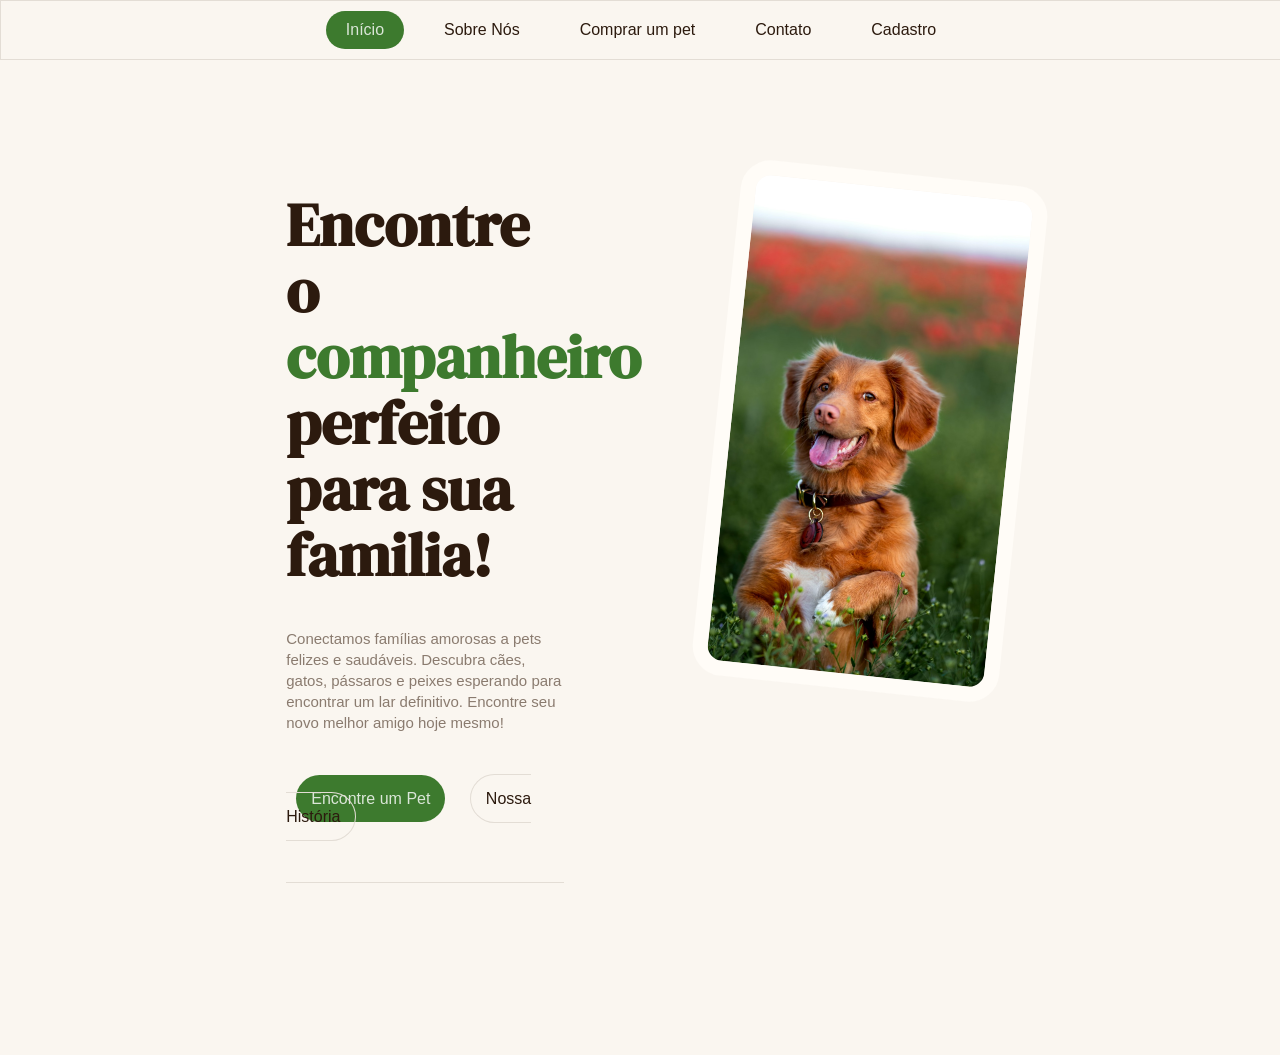
<file: html/index.html>
<!DOCTYPE html>
<html lang="pt-br">

<head>
    <meta charset="UTF-8">
    <meta name="viewport" content="width=device-width, initial-scale=1.0">

    <link rel="preconnect" href="https://fonts.googleapis.com">
    <link rel="preconnect" href="https://fonts.gstatic.com" crossorigin>
    <link href="https://fonts.googleapis.com/css2?family=DM+Serif+Display&display=swap" rel="stylesheet">

    <link rel="stylesheet" href="../css/general.css">
    <link rel="stylesheet" href="../css/header.css">
    <link rel="stylesheet" href="../css/home.css">
    <link rel="stylesheet" href="../css/buttons.css">
    <title>Home</title>
</head>
<body>
    <header>
        <nav>
            <a href="index.html" id="navButtonOn">Início</a>
            <a href="about.html" id="navButton">Sobre Nós</a>
            <a href="pets.html" id="navButton">Comprar um pet</a>
            <a href="contact.html" id="navButton">Contato</a>
            <a href="register.html" id="navButton">Cadastro</a>
        </nav>
    </header>

    <div class="pageContent">
        <div class="apresentação">
            <h1>
                Encontre o <br>
                <span class="highlight">companheiro</span> perfeito
                para sua familia!
            </h1>
            <p>
                Conectamos famílias amorosas a pets felizes e saudáveis. Descubra cães, gatos, pássaros e peixes esperando para encontrar um lar definitivo. Encontre seu novo melhor amigo hoje mesmo! <br> <br> <br>
            </p>
            <div class="2buttons">
                <a href="pets.html" id="ButtonOn">Encontre um Pet</a>
                <a href="about.html" id="commonButton">Nossa História</a>
            </div>

            <br><br><hr>
        </div>
        <div class="imagemInicio">
            <img src="../imgs/caramelo.jpg" class="imgHome">
        </div>
    </div>
</body>
</html>
</file>
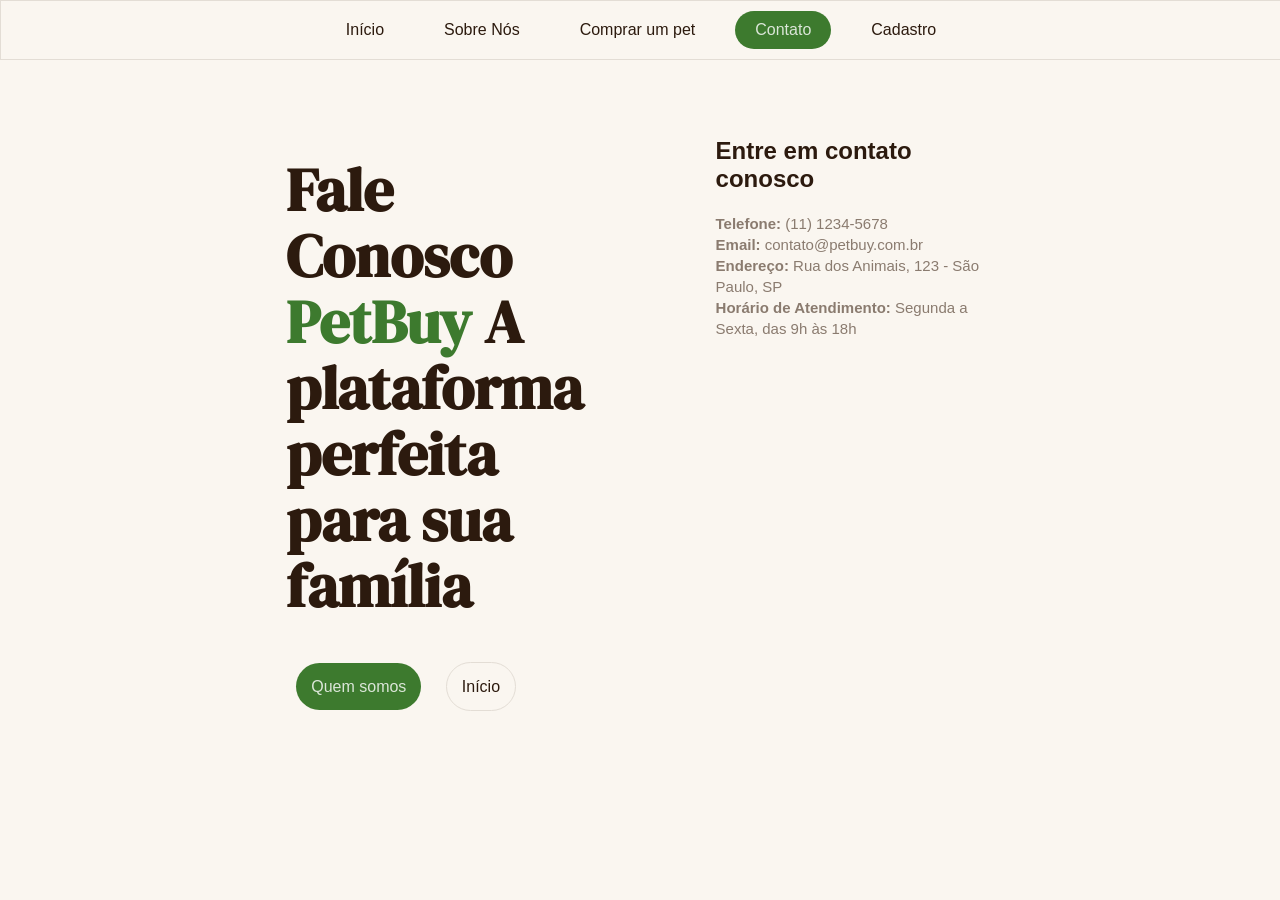
<file: html/contact.html>
<!DOCTYPE html>
<html lang="pt-br">

<head>
    <meta charset="UTF-8">
    <meta name="viewport" content="width=device-width, initial-scale=1.0">

    <link rel="preconnect" href="https://fonts.googleapis.com">
    <link rel="preconnect" href="https://fonts.gstatic.com" crossorigin>
    <link href="https://fonts.googleapis.com/css2?family=DM+Serif+Display&display=swap" rel="stylesheet">

    <link rel="stylesheet" href="../css/general.css">
    <link rel="stylesheet" href="../css/header.css">
    <link rel="stylesheet" href="../css/home.css">
    <link rel="stylesheet" href="../css/buttons.css">
    <title>Home</title>
</head>

<body>
    <header>
        <nav>
            <a href="index.html" id="navButton">Início</a>
            <a href="about.html" id="navButton">Sobre Nós</a>
            <a href="pets.html" id="navButton">Comprar um pet</a>
            <a href="contact.html" id="navButtonOn">Contato</a>
            <a href="register.html" id="navButton">Cadastro</a>
        </nav>
    </header>

    <div class="pageContent">
        <div class="apresentação">
            <h1>
                Fale Conosco <br>
                <span class="highlight">PetBuy</span> A plataforma perfeita para sua família
            </h1>
            <br>
            <div class="2buttons">
                <a href="about.html" id="ButtonOn">Quem somos</a>
                <a href="index.html" id="commonButton">Início</a>
            </div>
        </div>
        <div class="imagemInicio">
            
            <h2>Entre em contato conosco</h2>
            <p>
                <b>Telefone:</b> (11) 1234-5678 <br>
                <b>Email:</b> contato@petbuy.com.br <br>
                <b>Endereço:</b> Rua dos Animais, 123 - São Paulo, SP <br>
                <b>Horário de Atendimento:</b> Segunda a Sexta, das 9h às 18h <br>
            </p>
        </div>
    </div>
</body>

</html>
</file>
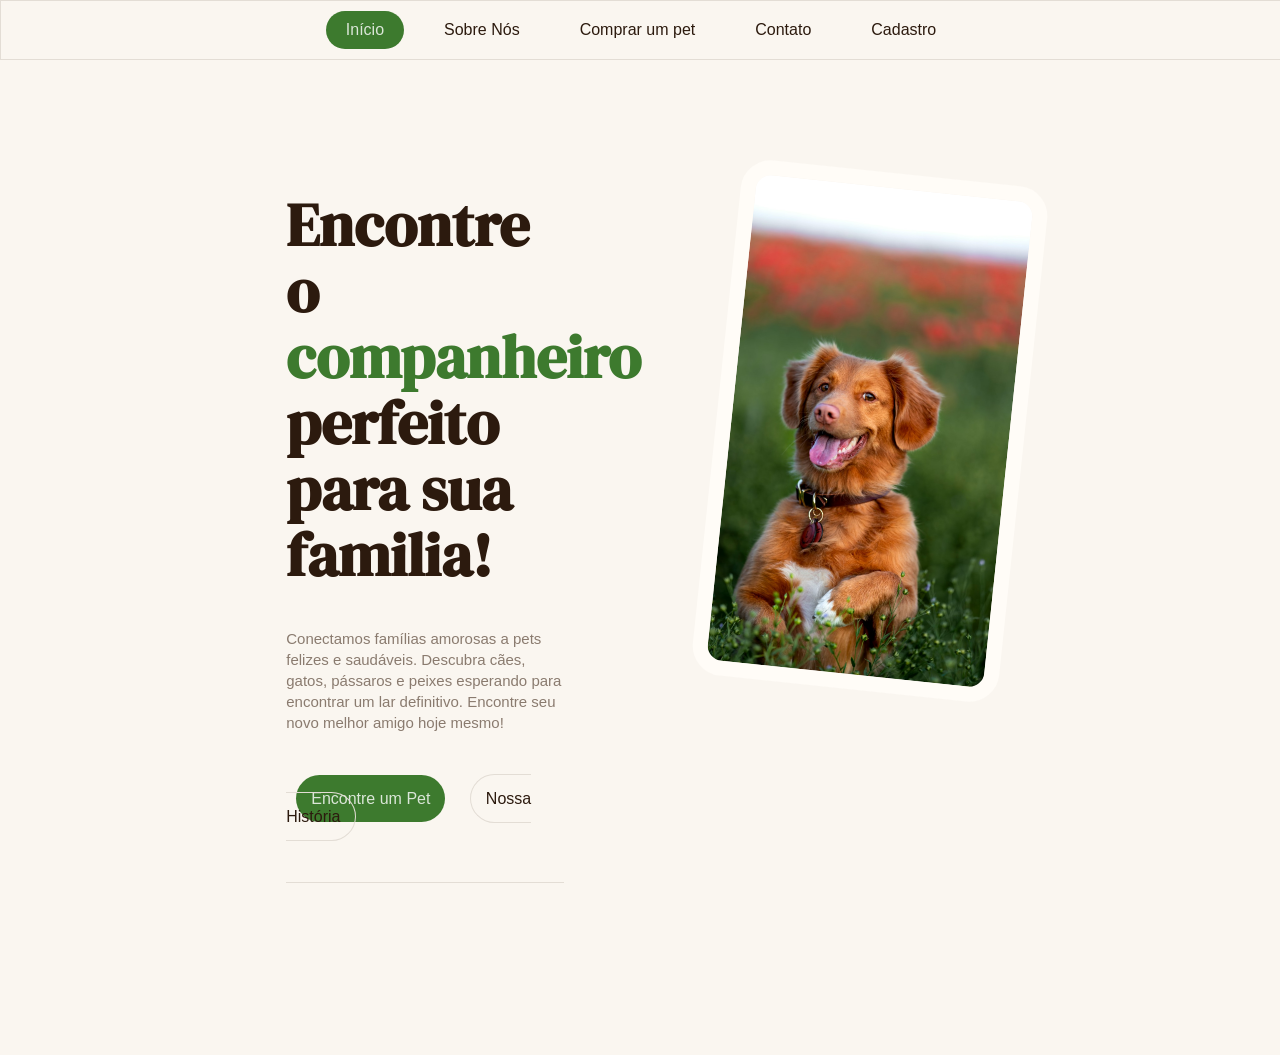
<file: html/home.html>
<!DOCTYPE html>
<html lang="pt-br">

<head>
    <meta charset="UTF-8">
    <meta name="viewport" content="width=device-width, initial-scale=1.0">

    <link rel="preconnect" href="https://fonts.googleapis.com">
    <link rel="preconnect" href="https://fonts.gstatic.com" crossorigin>
    <link href="https://fonts.googleapis.com/css2?family=DM+Serif+Display&display=swap" rel="stylesheet">

    <link rel="stylesheet" href="../css/general.css">
    <link rel="stylesheet" href="../css/header.css">
    <link rel="stylesheet" href="../css/home.css">
    <link rel="stylesheet" href="../css/buttons.css">
    <title>Home</title>
</head>
<body>
    <header>
        <nav>
            <a href="home.html" id="navButtonOn">Início</a>
            <a href="about.html" id="navButton">Sobre Nós</a>
            <a href="pets.html" id="navButton">Comprar um pet</a>
            <a href="contact.html" id="navButton">Contato</a>
            <a href="register.html" id="navButton">Cadastro</a>
        </nav>
    </header>

    <div class="pageContent">
        <div class="apresentação">
            <h1>
                Encontre o <br>
                <span class="highlight">companheiro</span> perfeito
                para sua familia!
            </h1>
            <p>
                Conectamos famílias amorosas a pets felizes e saudáveis. Descubra cães, gatos, pássaros e peixes esperando para encontrar um lar definitivo. Encontre seu novo melhor amigo hoje mesmo! <br> <br> <br>
            </p>
            <div class="2buttons">
                <a href="pets.html" id="ButtonOn">Encontre um Pet</a>
                <a href="about.html" id="commonButton">Nossa História</a>
            </div>

            <br><br><hr>
        </div>
        <div class="imagemInicio">
            <img src="../imgs/caramelo.jpg" class="imgHome">
        </div>
    </div>
</body>
</html>
</file>
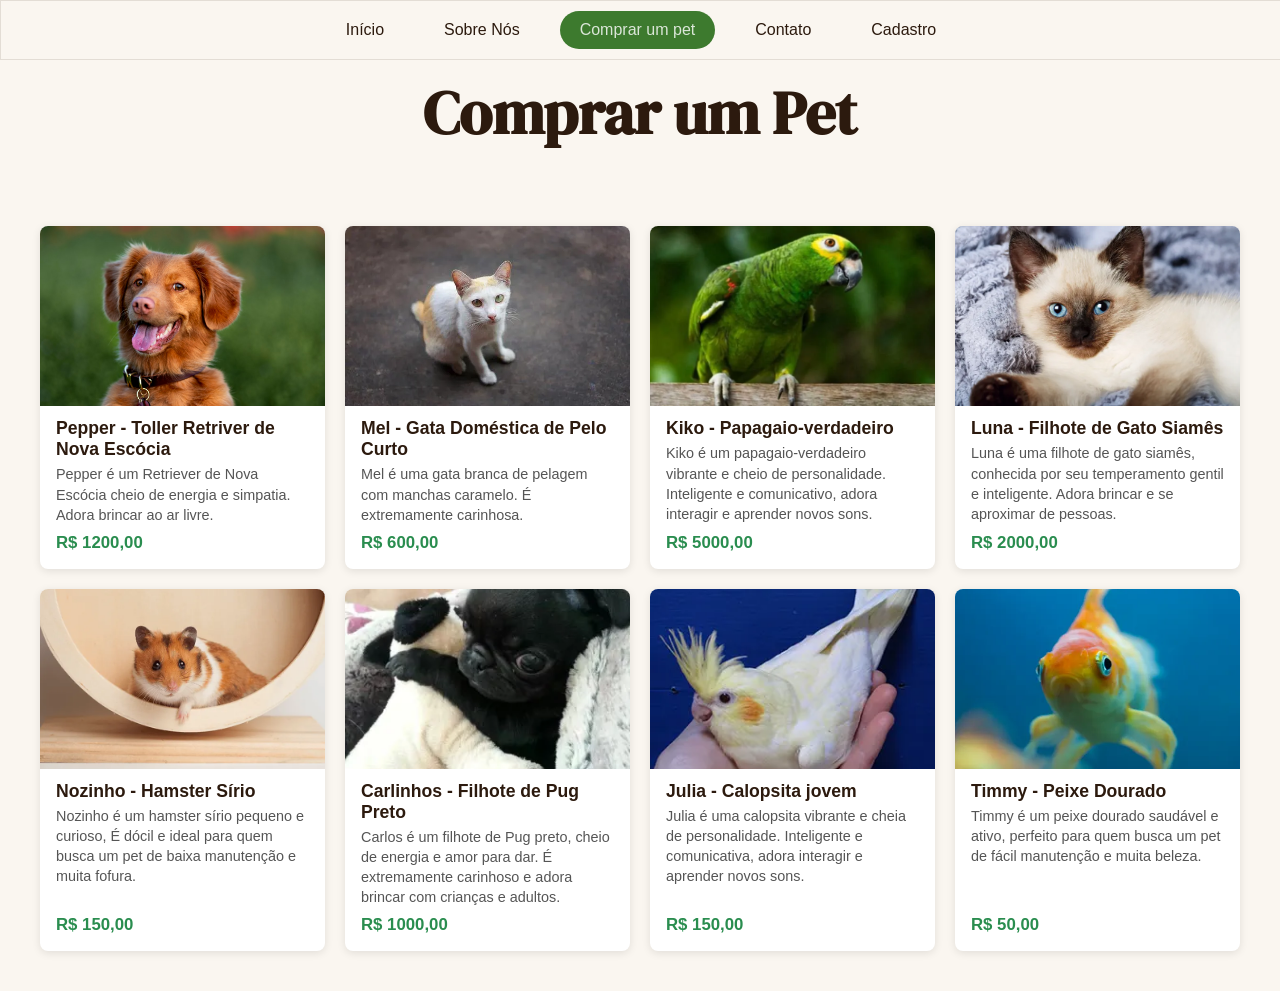
<file: html/pets.html>
<!DOCTYPE html>
<html lang="pt-br">

<head>
    <meta charset="UTF-8">
    <meta name="viewport" content="width=device-width, initial-scale=1.0">

    <link rel="preconnect" href="https://fonts.googleapis.com">
    <link rel="preconnect" href="https://fonts.gstatic.com" crossorigin>
    <link href="https://fonts.googleapis.com/css2?family=DM+Serif+Display&display=swap" rel="stylesheet">
    <script src="../js/cadastro.js"></script>

    <link rel="stylesheet" href="../css/general.css">
    <link rel="stylesheet" href="../css/header.css">
    <link rel="stylesheet" href="../css/home.css">
    <link rel="stylesheet" href="../css/cards.css">
    <link rel="stylesheet" href="../css/buttons.css">
    <title>Home</title>
</head>

<body>
    <header>
        <nav>
            <a href="index.html" id="navButton">Início</a>
            <a href="about.html" id="navButton">Sobre Nós</a>
            <a href="pets.html" id="navButtonOn">Comprar um pet</a>
            <a href="contact.html" id="navButton">Contato</a>
            <a href="register.html" id="navButton">Cadastro</a>
        </nav>
    </header>
    <h1 style="text-align: center; padding-top: 40px;">Comprar um Pet</h1>
    <div class="cards-section">
        <div class="cards-container">
            <div class="card">
                <img src="../imgs/caramelo.jpg" alt="Produto 1">
                <h3 class="card-titulo">Pepper - Toller Retriver de Nova Escócia</h3>
                <p class="card-descricao">Pepper é um Retriever de Nova Escócia cheio de energia e simpatia. Adora
                    brincar ao ar livre.
                </p>
                <span class="card-preco">R$ 1200,00</span>
            </div>
            <div class="card">
                <img src="../imgs/cat.webp" alt="Produto 2">
                <h3 class="card-titulo">Mel - Gata Doméstica de Pelo Curto</h3>
                <p class="card-descricao">Mel é uma gata branca de pelagem com manchas caramelo. É extremamente
                    carinhosa.</p>
                <span class="card-preco">R$ 600,00</span>
            </div>
            <div class="card">
                <img src="../imgs/papagaio.webp" alt="Produto 1">
                <h3 class="card-titulo">Kiko - Papagaio-verdadeiro</h3>
                <p class="card-descricao">Kiko é um papagaio-verdadeiro vibrante e cheio de personalidade. Inteligente e
                    comunicativo, adora interagir e aprender novos sons.</p>
                <span class="card-preco">R$ 5000,00</span>
            </div>
            <div class="card">
                <img src="../imgs/siames.webp" alt="Produto 1">
                <h3 class="card-titulo">Luna - Filhote de Gato Siamês</h3>
                <p class="card-descricao">Luna é uma filhote de gato siamês, conhecida por seu temperamento gentil e
                    inteligente. Adora brincar e se aproximar de pessoas.</p>
                <span class="card-preco">R$ 2000,00</span>
            </div>
            <div class="card">
                <img src="../imgs/hamster.webp" alt="Produto 2">
                <h3 class="card-titulo">Nozinho - Hamster Sírio</h3>
                <p class="card-descricao">Nozinho é um hamster sírio pequeno e curioso, É dócil e ideal para quem busca
                    um pet de baixa
                    manutenção e muita fofura.</p>
                <span class="card-preco">R$ 150,00</span>
            </div>

            <div class="card">
                <img src="../imgs/cachorro2.webp" alt="Produto 1">
                <h3 class="card-titulo">Carlinhos - Filhote de Pug Preto</h3>
                <p class="card-descricao">Carlos é um filhote de Pug preto, cheio de energia e amor para dar. É
                    extremamente carinhoso e adora brincar com crianças e adultos.</p>
                <span class="card-preco">R$ 1000,00</span>
            </div>

            <div class="card">
                <img src="../imgs/calopsita.webp" alt="Produto 2">
                <h3 class="card-titulo">Julia - Calopsita jovem</h3>
                <p class="card-descricao">Julia é uma calopsita vibrante e cheia de personalidade. Inteligente e
                    comunicativa, adora interagir e aprender novos sons.</p>
                <span class="card-preco">R$ 150,00</span>
            </div>
            <div class="card">
                <img src="../imgs/peixe-dourado.webp" alt="Produto 2">
                <h3 class="card-titulo">Timmy - Peixe Dourado</h3>
                <p class="card-descricao">Timmy é um peixe dourado saudável e ativo, perfeito para quem busca um pet de
                    fácil manutenção e muita beleza.</p>
                <span class="card-preco">R$ 50,00</span>
            </div>
        </div>
    </div>

    </div>
    </div>
</body>

</html>
</file>
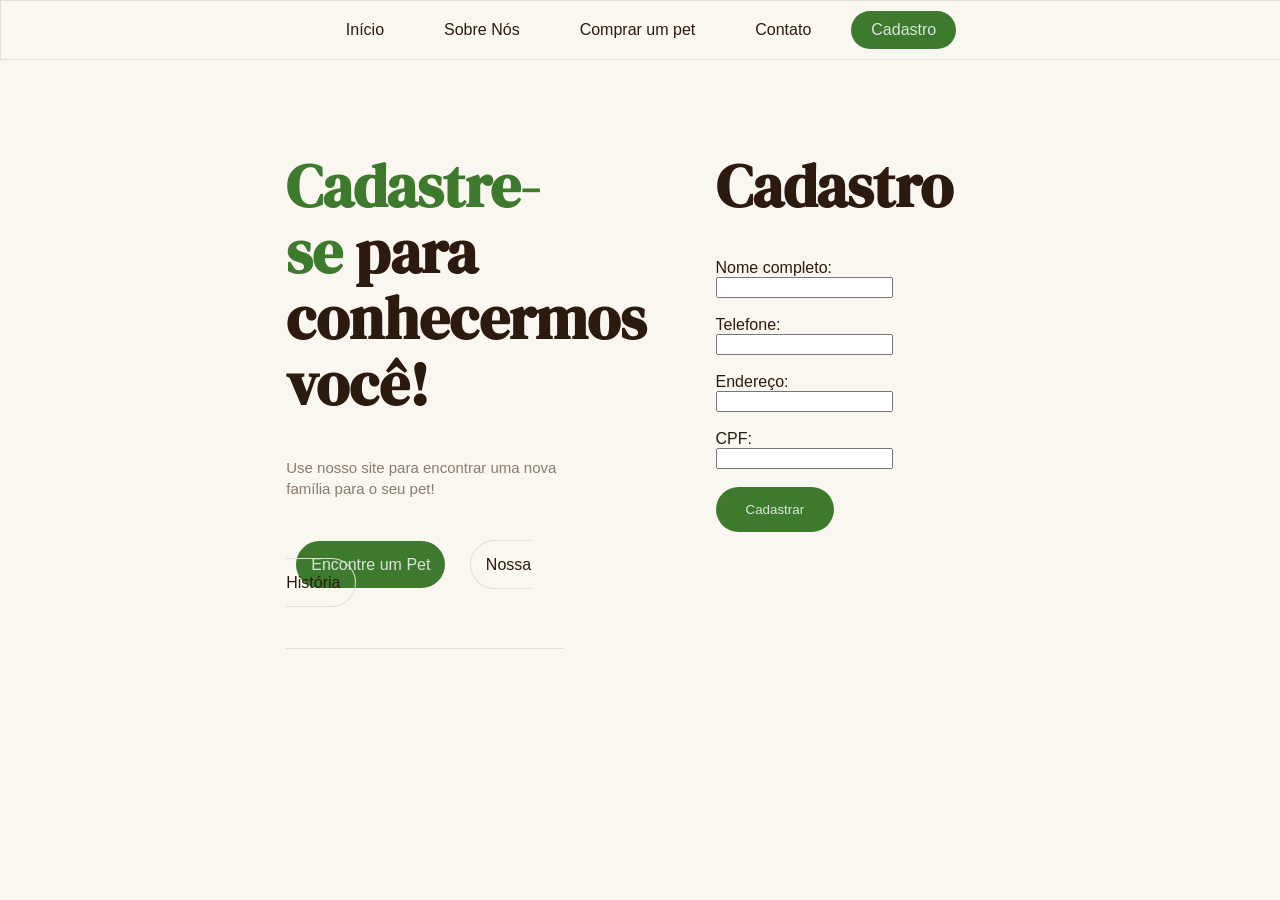
<file: html/register.html>
<!DOCTYPE html>
<html lang="pt-br">

<head>
    <meta charset="UTF-8">
    <meta name="viewport" content="width=device-width, initial-scale=1.0">

    <link rel="preconnect" href="https://fonts.googleapis.com">
    <link rel="preconnect" href="https://fonts.gstatic.com" crossorigin>
    <link href="https://fonts.googleapis.com/css2?family=DM+Serif+Display&display=swap" rel="stylesheet">
    <script src="../js/cadastro.js"></script>

    <link rel="stylesheet" href="../css/general.css">
    <link rel="stylesheet" href="../css/header.css">
    <link rel="stylesheet" href="../css/home.css">
    <link rel="stylesheet" href="../css/buttons.css">
    <title>Home</title>
</head>
<body>
    <header>
        <nav>
            <a href="index.html" id="navButton">Início</a>
            <a href="about.html" id="navButton">Sobre Nós</a>
            <a href="pets.html" id="navButton">Comprar um pet</a>
            <a href="contact.html" id="navButton">Contato</a>
            <a href="register.html" id="navButtonOn">Cadastro</a>
        </nav>
    </header>

    <div class="pageContent">
        <div class="apresentação">
            <h1>
                <span class="highlight">Cadastre-se</span> para conhecermos você!
            </h1>
            <p>
                Use nosso site para encontrar uma nova família para o seu pet! <br> <br> <br>
            </p>
            <div class="2buttons">
                <a href="pets.html" id="ButtonOn">Encontre um Pet</a>
                <a href="about.html" id="commonButton">Nossa História</a>
            </div>

            <br><br><hr>
        </div>
        <div class="imagemInicio">
            <h1>Cadastro</h1>
            <form>
                <label for="nome">Nome completo:</label><br>
                <input type="text" id="nome" name="nome" required><br><br>

                <label for="telefone">Telefone:</label><br>
                <input type="text" id="telefone" name="telefone" required><br><br>

                <label for="endereco">Endereço:</label><br>
                <input type="text" id="endereco" name="endereco" required><br><br>

                <label for="cpf">CPF:</label><br>
                <input type="text" id="cpf" name="cpf" required><br><br>

                <input type="button" value="Cadastrar" id="ButtonSubmit">
            </form>
            <h3 id="cadastroSucesso" style="display: none;">Cadastro realizado com sucesso!</h3>
        </div>
    </div>
</body>
</html>
</file>
<file: css/general.css>
body {
    margin: 0;
    padding: 0;
    font-family: Arial, sans-serif;
    background-color: rgb(250, 246, 240);
    font-family: 'Trebuchet MS', 'Lucida Sans Unicode', 'Lucida Grande', 'Lucida Sans', Arial, sans-serif;
    color: #2C1A0E;
}

#store {
    display: flex;
    flex-wrap: wrap;
    justify-content: center;
    gap: 20px;
    padding: 20px;
}

h1 {
    font-family: DM Serif Display, serif;
    font-size: 60px;
    font-weight: 600;
    line-height: 1.1;
    color: #2C1A0E;
}

p {
    font-size: 15px;
    line-height: 1.4;
    color: #8a7b6f;
}

.highlight {
    color: #3D7A2E;
}

hr {
    border: none;
    border-top: 1px solid rgb(227, 221, 213);
    margin: 20px 0;
}
</file>
<file: css/header.css>
header {
    position: fixed;
    top: 0;
    left: 0;
    width: 100%;
    z-index: 1000;
    display: flex;
    flex-direction: column;
    border: solid 1px rgb(227, 221, 213);
    background-color: rgb(250, 246, 240);
}

nav {
    display: flex;
    justify-content: center;
    align-items: center;
}

#navButton {
    background-color: transparent;
    color: #2C1A0E;
    margin: 10px;
    padding: 10px 20px;
    border-radius: 20px;
    text-decoration: none;
} 

#navButtonOn {
    background-color: #3D7A2E;
    color: #DBE6D8;
    margin: 10px;
    padding: 10px 20px;
    border-radius: 20px;
    text-decoration: none;
}

#navButton:hover {
    background-color: rgb(227, 221, 213);
    color: #2C1A0E;
    transition: 0.3s;
}
</file>
<file: css/home.css>
.pageContent {
    display: grid;
    grid-template-columns: repeat(9, 1fr);
    grid-template-rows: repeat(7, 1fr);
    gap: 8px;
}
    
.apresentação {
    grid-column: span 2 / span 2;
    grid-row: span 5 / span 5;
    grid-column-start: 3;
    grid-row-start: 2;
}

.imagemInicio {
    grid-column: span 2 / span 2;
    grid-row: span 5 / span 5;
    grid-column-start: 6;
    grid-row-start: 2;
}

.imgHome {
    margin-top: 20px;
    width: 100%;
    height: 65%;
    object-fit: cover;
    transform: rotate(6deg);
    border-radius: 30px;
    border: solid 15px rgb(255, 252, 247);
}
</file>
<file: css/buttons.css>
#ButtonOn {
    background-color: #3D7A2E;
    color: #DBE6D8;
    margin: 10px;
    padding: 15px;
    border-radius: 40px;
    text-decoration: none;
}

#commonButton {
    background-color: transparent;
    color: #2C1A0E;
    margin: 10px;;
    padding: 15px;
    border-radius: 40px;
    text-decoration: none;
    border: solid 1px rgb(227, 221, 213);
}

#ButtonOn:hover {
    background-color: #5d9e4d;
    color: #DBE6D8;
    transition: 0.3s;
}

#commonButton:hover {
    background-color: rgb(227, 221, 213);
    color: #2C1A0E;
    transition: 0.3s;
}

#ButtonSubmit {
    background-color: #3D7A2E;
    color: #DBE6D8;
    padding: 15px;
    padding-left: 30px;
    padding-right: 30px;
    border-radius: 30px;
    text-decoration: none;
    border: none;
}

#ButtonSubmit:hover {
    background-color: #5d9e4d;
    color: #DBE6D8;
    transition: 0.3s;
}
</file>
<file: css/cards.css>
.cards-section {
    padding: 40px 20px;
}

.cards-container {
    display: grid;
    grid-template-columns: repeat(auto-fit, minmax(270px, 1fr));
    gap: 20px;
    max-width: 1200px;
    margin: 0 auto;
}

.card {
    background: #fff;
    border-radius: 8px;
    box-shadow: 0 2px 8px rgba(0,0,0,0.1);
    overflow: hidden;
    display: flex;
    flex-direction: column;
}

.card img {
    width: 100%;
    height: 180px;
    object-fit: cover;
}

.card-titulo {
    font-size: 1.1rem;
    margin: 12px 16px 4px;
}

.card-descricao {
    font-size: 0.9rem;
    color: #555;
    margin: 0 16px 8px;
    flex-grow: 1;
}

.card-preco {
    font-weight: bold;
    font-size: 1.05rem;
    margin: 0 16px 16px;
    color: #2a8d4f;
}
</file>
